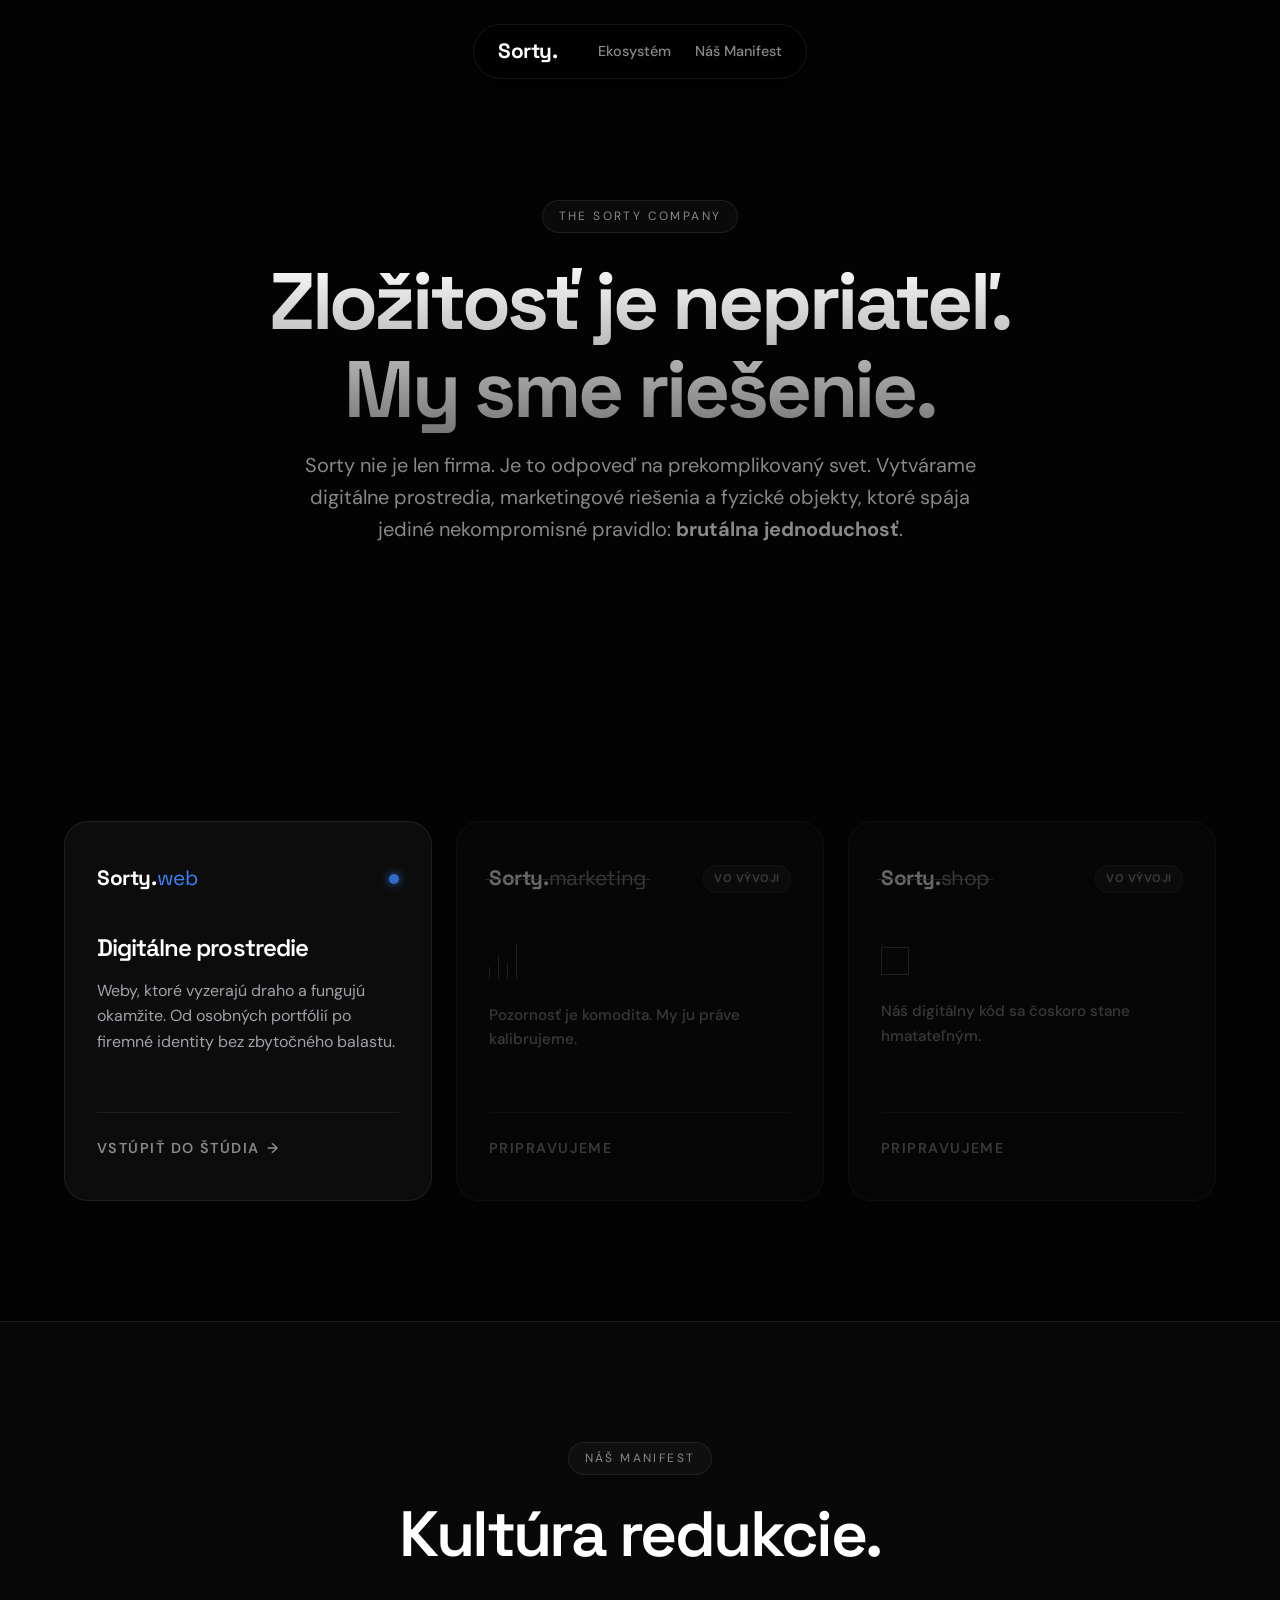
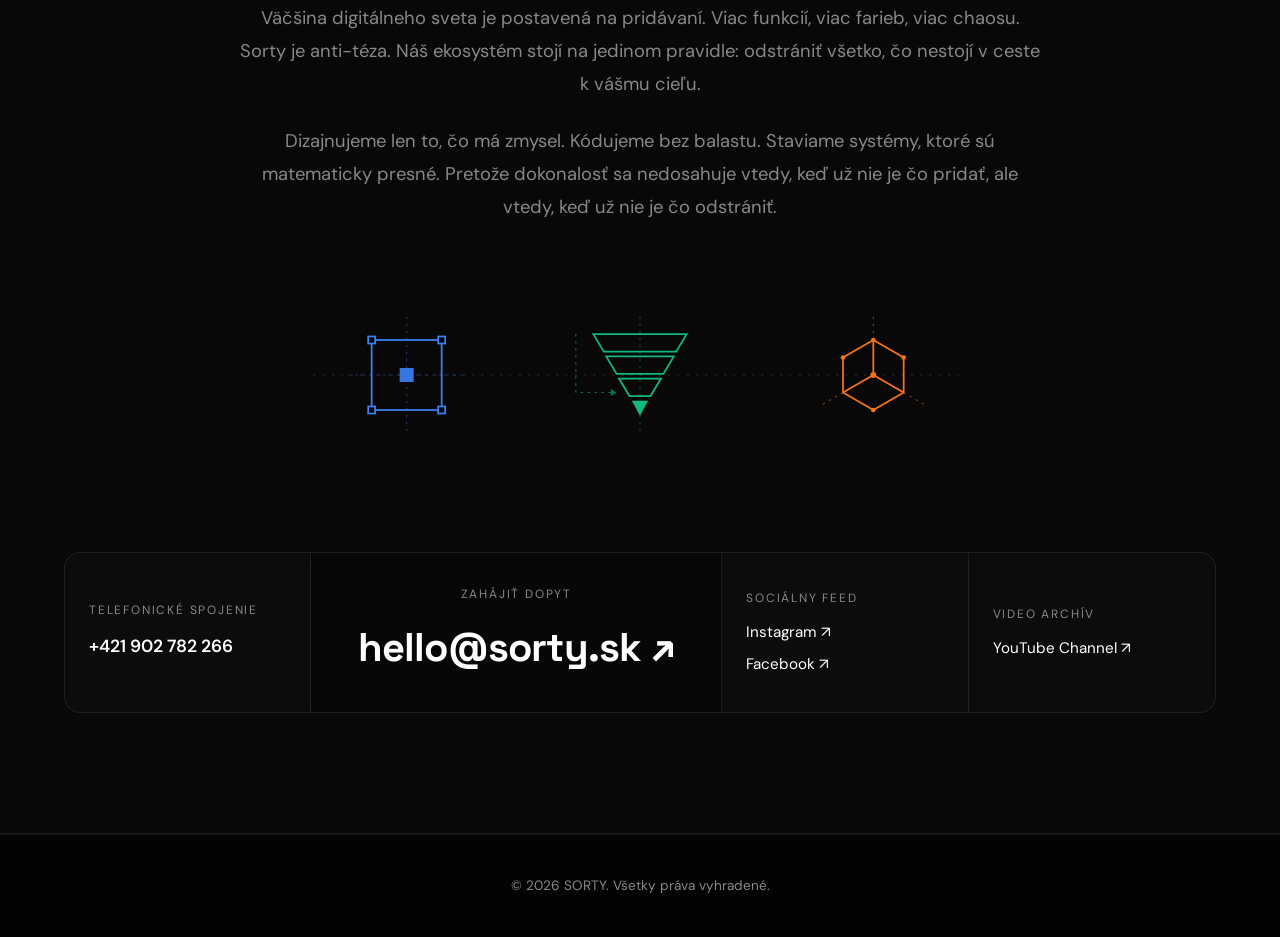
<file: index.html>
<!DOCTYPE html>
<html lang="sk">
<head>
    <meta charset="UTF-8">
    <meta name="viewport" content="width=device-width, initial-scale=1.0">
    <title>Sorty. | Ekosystém brutálnej jednoduchosti</title>
    <meta name="description" content="Zložitosť je nepriateľ. Sorty je ekosystém digitálnych služieb a fyzických produktov, ktoré spája jediné pravidlo: brutálna jednoduchosť.">
    <link rel="stylesheet" href="styles.css">

    <link rel="preconnect" href="https://fonts.googleapis.com">
    <link rel="preconnect" href="https://fonts.gstatic.com" crossorigin>
    <link href="https://fonts.googleapis.com/css2?family=DM+Sans:ital,opsz,wght@0,9..40,100..1000;1,9..40,100..1000&family=Space+Grotesk:wght@300..700&display=swap" rel="stylesheet">
</head>
<body>

<div class="header-wrapper">
    <header class="site-header">
        <div class="nav">
            <a href="#top" class="brand">
                <span class="logo-text">Sorty.</span>
            </a>

            <button class="mobile-menu-toggle" aria-label="Otvoriť menu">
                <svg width="24" height="24" viewBox="0 0 24 24" fill="none" stroke="currentColor" stroke-width="2" stroke-linecap="round" stroke-linejoin="round" class="menu-icon"><line x1="3" y1="12" x2="21" y2="12"></line><line x1="3" y1="6" x2="21" y2="6"></line><line x1="3" y1="18" x2="21" y2="18"></line></svg>
                <svg width="24" height="24" viewBox="0 0 24 24" fill="none" stroke="currentColor" stroke-width="2" stroke-linecap="round" stroke-linejoin="round" class="close-icon" style="display:none;"><line x1="18" y1="6" x2="6" y2="18"></line><line x1="6" y1="6" x2="18" y2="18"></line></svg>
            </button>

            <nav class="nav-links">
                <a href="#ecosystem">Ekosystém</a>
                <a href="#manifesto">Náš Manifest</a>
            </nav>
        </div>
    </header>
</div>

<main id="top">
    <section class="section hero">
        <div class="hero-glow"></div>

        <div class="container text-center reveal">
            <p class="eyebrow">The Sorty Company</p>
            <h1>Zložitosť je nepriateľ.<br>My sme riešenie.</h1>
            <p class="hero-subtitle mx-auto">
                Sorty nie je len firma. Je to odpoveď na prekomplikovaný svet. Vytvárame digitálne prostredia, marketingové riešenia a fyzické objekty, ktoré spája jediné nekompromisné pravidlo: <strong>brutálna jednoduchosť</strong>.
            </p>
        </div>
    </section>

    <section class="section" id="ecosystem">
        <div class="container">
            <div class="ecosystem-grid">

                <a href="web.html" class="portal-card brand-web reveal delay-1">
                    <div class="portal-glow"></div>
                    <div class="portal-content">
                        <div class="portal-header">
                            <span class="logo-text">Sorty.<span>web</span></span>
                            <span class="status-dot"></span>
                        </div>
                        <div class="portal-body">
                            <h3>Digitálne prostredie</h3>
                            <p>Weby, ktoré vyzerajú draho a fungujú okamžite. Od osobných portfólií po firemné identity bez zbytočného balastu.</p>
                        </div>
                        <div class="portal-footer">
                            <span class="btn-text">Vstúpiť do štúdia <span class="arrow">→</span></span>
                        </div>
                    </div>
                </a>

                <div class="portal-card brand-marketing locked reveal delay-2">
                    <div class="portal-glow"></div>
                    <div class="portal-content">
                        <div class="portal-header">
                            <span class="logo-text">Sorty.<span>marketing</span></span>
                            <div class="badge-soon">Vo vývoji</div>
                        </div>

                        <div class="portal-body wip-box">
                            <div class="wip-mini-graph">
                                <span></span><span></span><span></span><span></span>
                            </div>
                            <p>Pozornosť je komodita. My ju práve kalibrujeme.</p>
                        </div>

                        <div class="portal-footer">
                            <span class="btn-text">Pripravujeme <span class="arrow"></span></span>
                        </div>
                    </div>
                </div>

                <div class="portal-card brand-shop locked reveal delay-3">
                    <div class="portal-glow"></div>
                    <div class="portal-content">
                        <div class="portal-header">
                            <span class="logo-text">Sorty.<span>shop</span></span>
                            <div class="badge-soon">Vo vývoji</div>
                        </div>

                        <div class="portal-body wip-box">
                            <div class="wip-mini-cube"></div>
                            <p>Náš digitálny kód sa čoskoro stane hmatateľným.</p>
                        </div>

                        <div class="portal-footer">
                            <span class="btn-text">Pripravujeme <span class="arrow"></span></span>
                        </div>
                    </div>
                </div>


            </div>
        </div>
    </section>

    <section class="section section-alt" id="manifesto">
        <div class="container">

            <div class="manifesto-intro reveal text-center">
                <p class="eyebrow">Náš Manifest</p>
                <h2 class="core-heading">Kultúra redukcie.</h2>
                <div class="manifesto-body mx-auto">
                    <p>
                        Väčšina digitálneho sveta je postavená na pridávaní. Viac funkcií, viac farieb, viac chaosu. Sorty je anti-téza. Náš ekosystém stojí na jedinom pravidle: odstrániť všetko, čo nestojí v ceste k vášmu cieľu.
                    </p>
                    <p>
                        Dizajnujeme len to, čo má zmysel. Kódujeme bez balastu. Staviame systémy, ktoré sú matematicky presné. Pretože dokonalosť sa nedosahuje vtedy, keď už nie je čo pridať, ale vtedy, keď už nie je čo odstrániť.
                    </p>
                </div>
            </div>

            <div class="core-graphics reveal delay-1">
                <svg viewBox="0 0 600 120" fill="none" xmlns="http://www.w3.org/2000/svg" class="trinity-svg">

                    <path d="M20 60 H580" stroke="currentColor" stroke-width="1" stroke-dasharray="2 6" opacity="0.3"/>

                    <g class="trin-node" style="color: var(--color-web)">
                        <path d="M50 60 H150 M100 10 V110" stroke="currentColor" stroke-width="1" stroke-dasharray="2 4" opacity="0.4"/>
                        <rect x="70" y="30" width="60" height="60" stroke="currentColor" stroke-width="1.5"/>
                        <rect x="67" y="27" width="6" height="6" fill="#030303" stroke="currentColor" stroke-width="1.5"/>
                        <rect x="127" y="27" width="6" height="6" fill="#030303" stroke="currentColor" stroke-width="1.5"/>
                        <rect x="67" y="87" width="6" height="6" fill="#030303" stroke="currentColor" stroke-width="1.5"/>
                        <rect x="127" y="87" width="6" height="6" fill="#030303" stroke="currentColor" stroke-width="1.5"/>
                        <rect x="94" y="54" width="12" height="12" fill="currentColor" opacity="0.9"/>
                    </g>

                    <g class="trin-node" style="color: var(--color-marketing)">
                        <path d="M300 10 V110" stroke="currentColor" stroke-width="1" stroke-dasharray="2 4" opacity="0.4"/>
                        <polygon points="260,25 340,25 331,40 269,40" stroke="currentColor" stroke-width="1.5" fill="none"/>
                        <polygon points="271,44 329,44 320,59 280,59" stroke="currentColor" stroke-width="1.5" fill="none"/>
                        <polygon points="282,63 318,63 309,78 291,78" stroke="currentColor" stroke-width="1.5" fill="none"/>
                        <polygon points="293,82 307,82 300,95" fill="currentColor"/>
                        <path d="M245 25 V75 L275 75" stroke="currentColor" stroke-width="1" stroke-dasharray="2 4" opacity="0.6"/>
                        <polygon points="275,72 280,75 275,78" fill="currentColor" opacity="0.6"/>
                    </g>

                    <g class="trin-node" style="color: var(--color-shop)">
                        <path d="M500 60 L545 86 M500 60 L455 86 M500 60 L500 10" stroke="currentColor" stroke-width="1" stroke-dasharray="2 4" opacity="0.5"/>
                        <polygon points="500,30 526,45 526,75 500,90 474,75 474,45" stroke="currentColor" stroke-width="1.5" fill="none"/>
                        <path d="M500 60 L500 30 M500 60 L526 75 M500 60 L474 75" stroke="currentColor" stroke-width="1.5"/>
                        <circle cx="500" cy="30" r="2" fill="currentColor"/>
                        <circle cx="526" cy="45" r="2" fill="currentColor"/>
                        <circle cx="474" cy="45" r="2" fill="currentColor"/>
                        <circle cx="500" cy="90" r="2" fill="currentColor"/>
                        <circle cx="500" cy="60" r="2.5" fill="currentColor"/>
                    </g>

                </svg>
            </div>

            <div class="contact-structure reveal delay-2">

                <div class="cs-block">
                    <span class="cs-label">Telefonické spojenie</span>
                    <a href="tel:+421900000000" class="cs-value-link">+421 902 782 266</a>
                </div>

                <div class="cs-block cs-main">
                    <span class="cs-label">Zahájiť dopyt</span>
                    <a href="mailto:hello@sorty.sk" class="cs-email">hello@sorty.sk <span class="arrow">↗</span></a>
                </div>

                <div class="cs-block">
                    <span class="cs-label">Sociálny feed</span>
                    <div class="cs-socials-grid">
                        <a href="#" class="cs-social-item">Instagram ↗</a>
                        <a href="#" class="cs-social-item">Facebook ↗</a>
                    </div>
                </div>

                <div class="cs-block">
                    <span class="cs-label">Video archív</span>
                    <a href="#" class="cs-social-item yt-link">YouTube Channel ↗</a>
                </div>

            </div>

        </div>
    </section>

</main>

<footer class="site-footer">
    <div class="container footer-inner text-center">
        <span>© <span id="year"></span> SORTY. Všetky práva vyhradené.</span>
    </div>
</footer>

<script>
    document.getElementById('year').textContent = new Date().getFullYear();
    const observerOptions = { root: null, rootMargin: '0px', threshold: 0.15 };
    const observer = new IntersectionObserver((entries, observer) => {
        entries.forEach(entry => {
            if (entry.isIntersecting) {
                entry.target.classList.add('active');
                observer.unobserve(entry.target);
            }
        });
    }, observerOptions);
    document.querySelectorAll('.reveal').forEach((el) => observer.observe(el));
</script>
<script>
    // Mobilná navigácia - Bezpečná verzia
    const menuToggle = document.querySelector('.mobile-menu-toggle');
    const siteHeader = document.querySelector('.site-header');
    const menuIcon = document.querySelector('.menu-icon');
    const closeIcon = document.querySelector('.close-icon');

    if(menuToggle && siteHeader) {
        menuToggle.addEventListener('click', () => {
            siteHeader.classList.toggle('menu-active');

            const isActive = siteHeader.classList.contains('menu-active');
            menuIcon.style.display = isActive ? 'none' : 'block';
            closeIcon.style.display = isActive ? 'block' : 'none';
        });

        // Zavretie menu po kliku na akýkoľvek link alebo košík
        document.querySelectorAll('.nav-links a, .nav-links button').forEach(item => {
            item.addEventListener('click', () => {
                siteHeader.classList.remove('menu-active');
                menuIcon.style.display = 'block';
                closeIcon.style.display = 'none';
            });
        });
    }
</script>
</body>
</html>
</file>
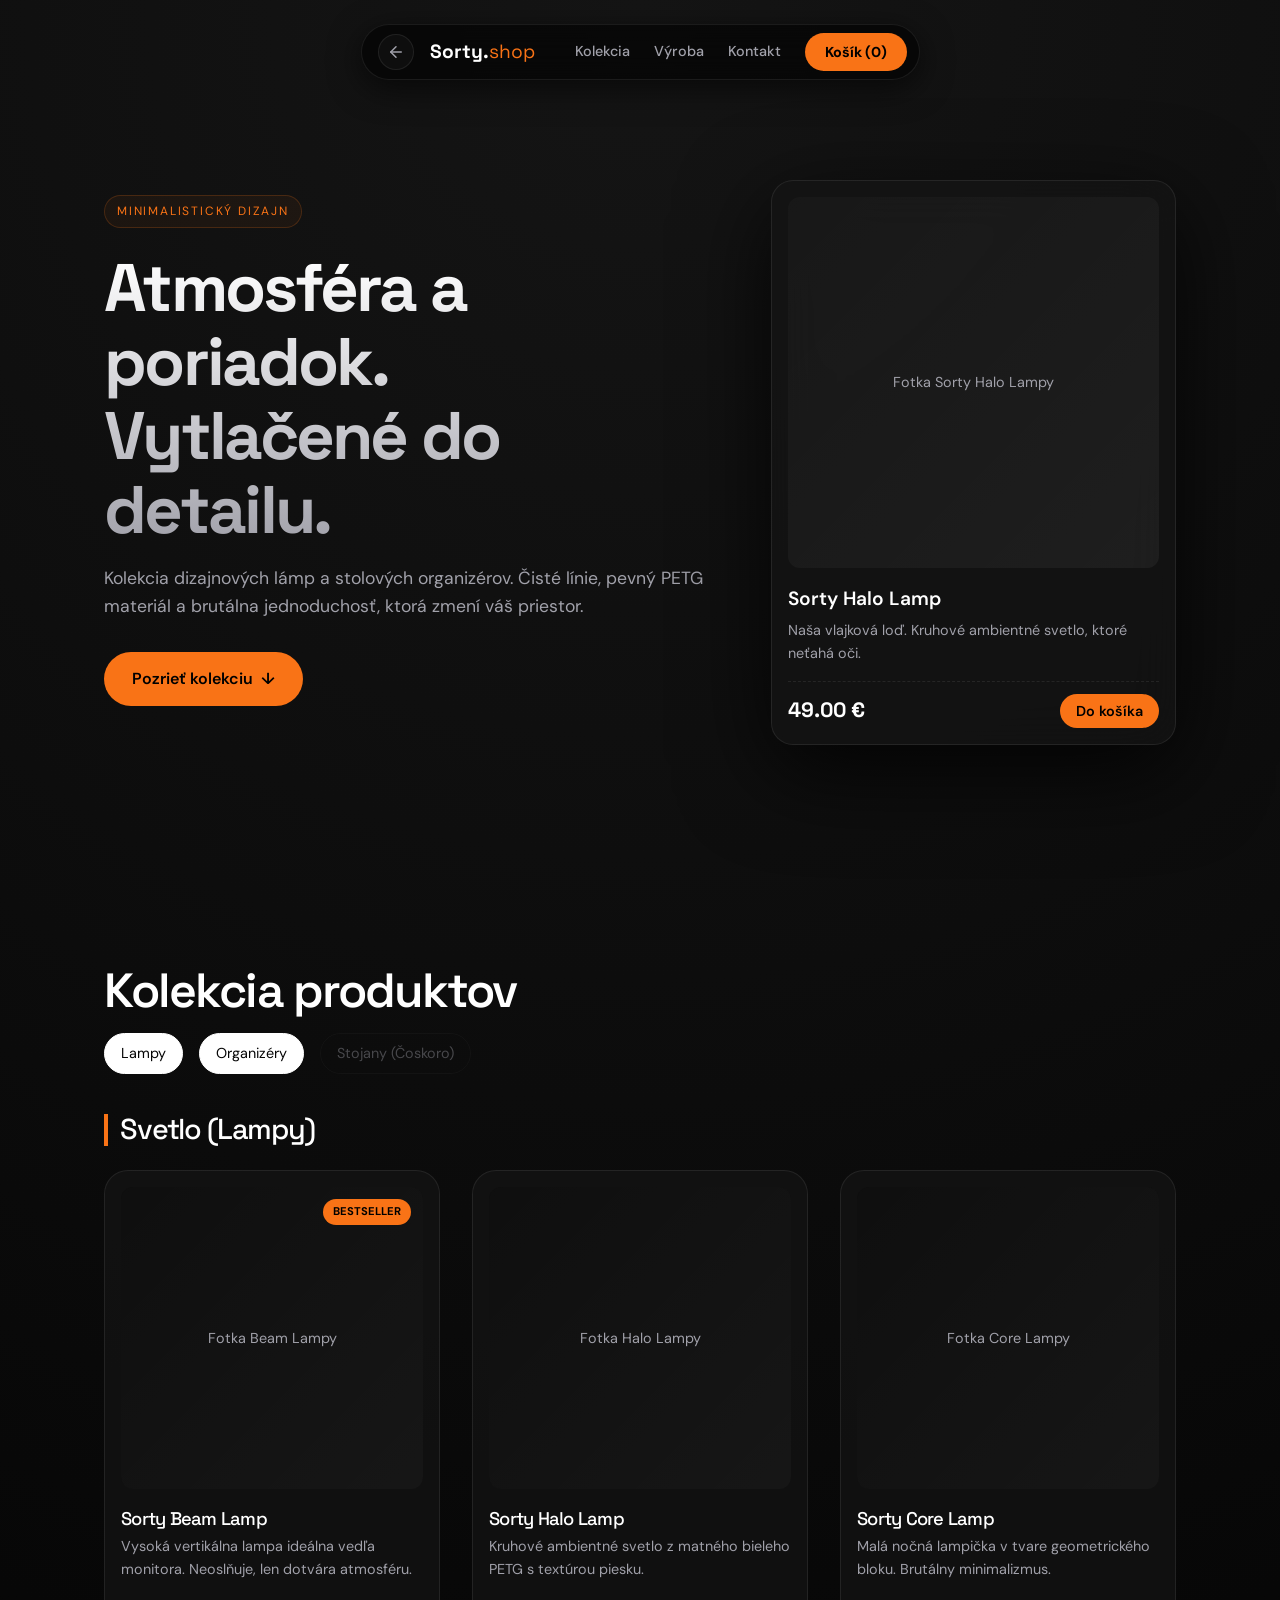
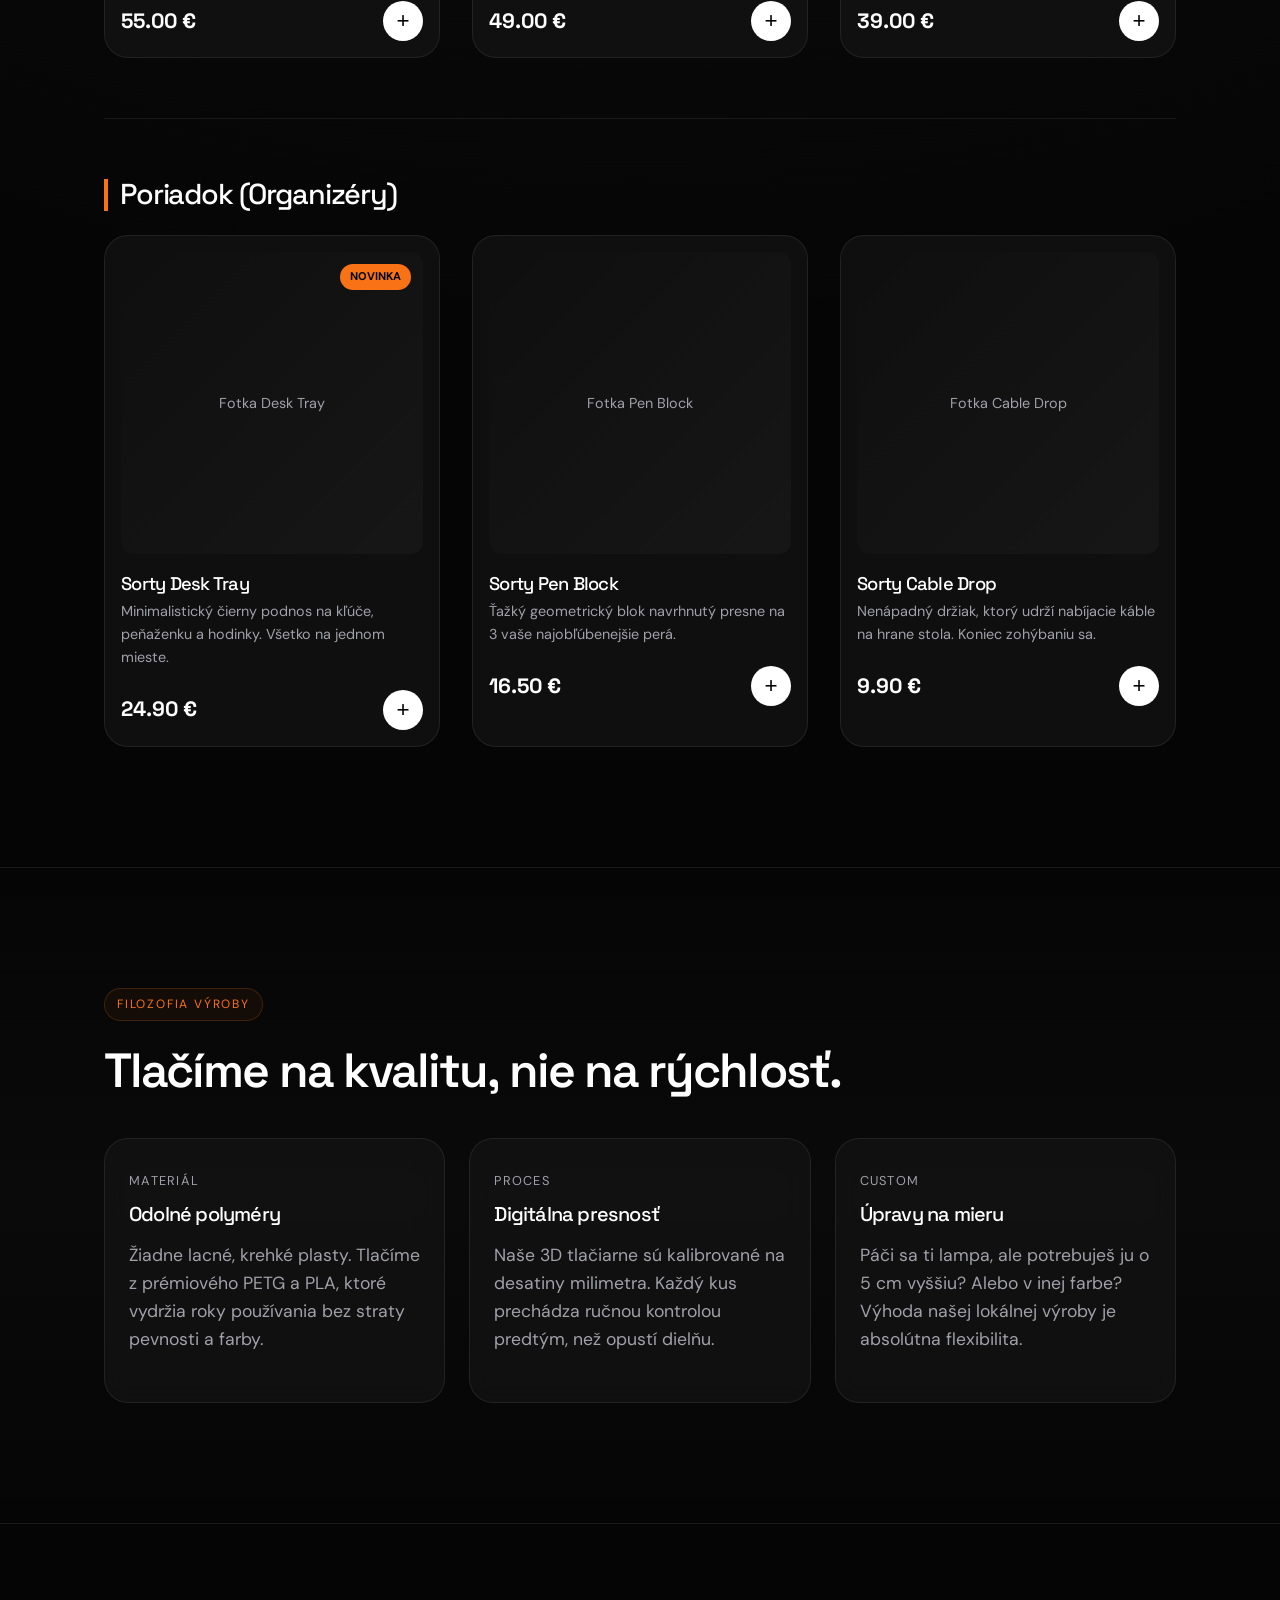
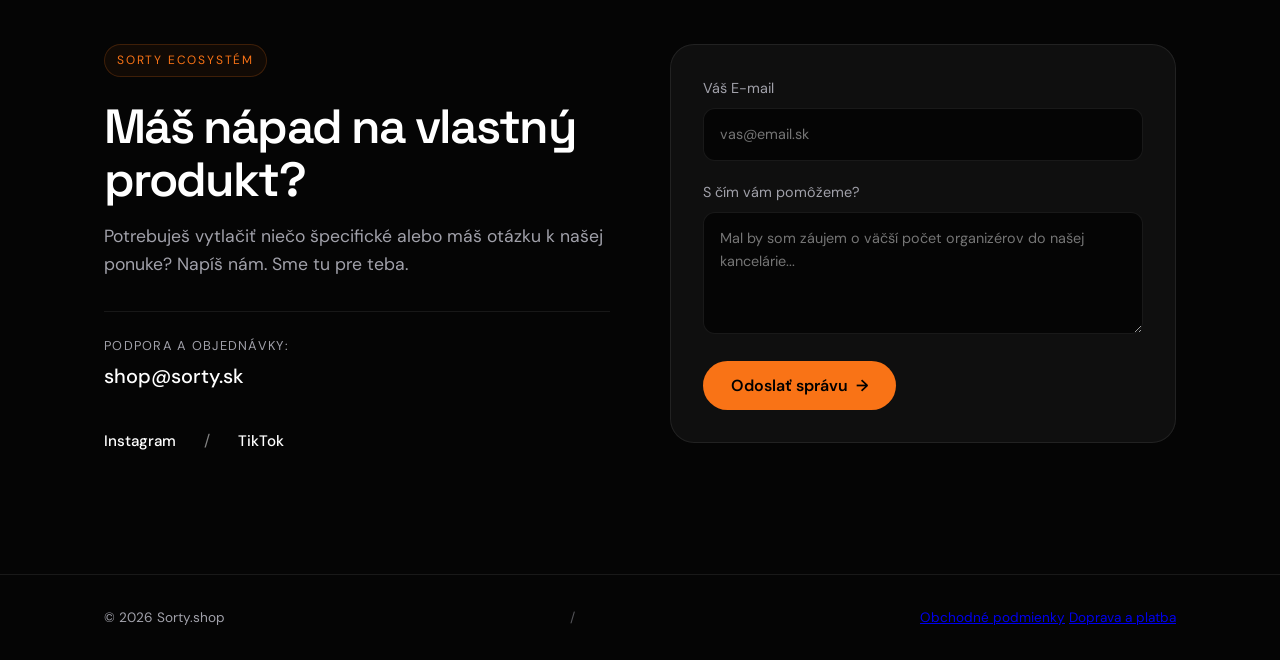
<file: shop.html>
<!DOCTYPE html>
<html lang="sk">
<head>
  <meta charset="UTF-8">
  <meta name="viewport" content="width=device-width, initial-scale=1.0">
  <title>Sorty.shop – Dizajnové 3D Lampy a Doplnky</title>
  <meta name="description" content="Prémiové 3D tlačené lampy a organizéry. Dizajn, ktorý dáva zmysel.">
  <link rel="stylesheet" href="shop.css">

  <link rel="preconnect" href="https://fonts.googleapis.com">
  <link rel="preconnect" href="https://fonts.gstatic.com" crossorigin>
  <link href="https://fonts.googleapis.com/css2?family=DM+Sans:ital,opsz,wght@0,9..40,100..1000;1,9..40,100..1000&family=Space+Grotesk:wght@300..700&display=swap" rel="stylesheet">

  <link rel="stylesheet" href="https://cdn.snipcart.com/themes/v3.2.2/default/snipcart.css" />
</head>
<body>

<div class="header-wrapper">
  <header class="site-header">
    <div class="nav">
      <div class="brand-group">
        <a href="index.html" class="hub-back-btn" title="Späť na Sorty Hub">
          <svg width="18" height="18" viewBox="0 0 24 24" fill="none" stroke="currentColor" stroke-width="2" stroke-linecap="round" stroke-linejoin="round"><path d="M19 12H5"></path><path d="M12 19l-7-7 7-7"></path></svg>
        </a>

        <a href="#top" class="brand">
          <span class="logo-text">Sorty.<span>shop</span></span>
        </a>
      </div>

      <button class="mobile-menu-toggle" aria-label="Otvoriť menu">
        <svg width="24" height="24" viewBox="0 0 24 24" fill="none" stroke="currentColor" stroke-width="2" stroke-linecap="round" stroke-linejoin="round" class="menu-icon"><line x1="3" y1="12" x2="21" y2="12"></line><line x1="3" y1="6" x2="21" y2="6"></line><line x1="3" y1="18" x2="21" y2="18"></line></svg>
        <svg width="24" height="24" viewBox="0 0 24 24" fill="none" stroke="currentColor" stroke-width="2" stroke-linecap="round" stroke-linejoin="round" class="close-icon" style="display:none;"><line x1="18" y1="6" x2="6" y2="18"></line><line x1="6" y1="6" x2="18" y2="18"></line></svg>
      </button>

      <nav class="nav-links">
        <a href="#products">Kolekcia</a>
        <a href="#quality">Výroba</a>
        <a href="#contact">Kontakt</a>
        <button class="nav-cta cart-btn snipcart-checkout">
          Košík (<span class="snipcart-items-count">0</span>)
        </button>
      </nav>
    </div>
  </header>
</div>

<main id="top">
  <section class="section hero" id="idea">
    <div class="hero-glow"></div>
    <div class="container hero-grid">
      <div class="hero-text reveal">
        <p class="eyebrow">Minimalistický dizajn</p>
        <h1>Atmosféra a poriadok.<br>Vytlačené do detailu.</h1>
        <p class="hero-subtitle">
          Kolekcia dizajnových lámp a stolových organizérov. Čisté línie, pevný PETG materiál a brutálna jednoduchosť, ktorá zmení váš priestor.
        </p>
        <div class="hero-actions">
          <a href="#products" class="btn primary glow-effect">
            Pozrieť kolekciu
            <span class="btn-icon">↓</span>
          </a>
        </div>
      </div>

      <aside class="hero-panel reveal delay-2">
        <div class="hero-product-img">
          <div class="work-placeholder">Fotka Sorty Halo Lampy</div>
        </div>
        <div class="hero-panel-body">
          <p class="hero-panel-title">Sorty Halo Lamp</p>
          <p class="hero-panel-text">Naša vlajková loď. Kruhové ambientné svetlo, ktoré neťahá oči.</p>
          <div class="price-row">
            <span class="price">49.00 €</span>
            <button class="btn primary small glow-effect snipcart-add-item"
                    data-item-id="sorty-halo-lamp"
                    data-item-price="49.00"
                    data-item-url="/"
                    data-item-name="Sorty Halo Lamp">
              Do košíka
            </button>
          </div>
        </div>
      </aside>
    </div>
  </section>

  <section class="section" id="products">
    <div class="container">
      <div class="section-header reveal">
        <h2>Kolekcia produktov</h2>
        <div class="category-nav">
          <a href="#lampy" class="cat-link active">Lampy</a>
          <a href="#organizery" class="cat-link active">Organizéry</a>
          <a href="#" class="cat-link disabled">Stojany (Čoskoro)</a>
        </div>
      </div>

      <h3 class="category-title reveal" id="lampy">Svetlo (Lampy)</h3>
      <div class="products-grid">
        <article class="product-card reveal delay-1">
          <div class="product-img-wrapper">
            <div class="work-placeholder">Fotka Beam Lampy</div>
            <div class="product-badge">Bestseller</div>
          </div>
          <div class="product-info">
            <h3>Sorty Beam Lamp</h3>
            <p class="product-desc">Vysoká vertikálna lampa ideálna vedľa monitora. Neoslňuje, len dotvára atmosféru.</p>
            <div class="product-bottom">
              <span class="price">55.00 €</span>
              <button class="add-to-cart-icon snipcart-add-item" data-item-id="sorty-beam-lamp" data-item-price="55.00" data-item-url="/" data-item-name="Sorty Beam Lamp">+</button>
            </div>
          </div>
        </article>

        <article class="product-card reveal delay-2">
          <div class="product-img-wrapper">
            <div class="work-placeholder">Fotka Halo Lampy</div>
          </div>
          <div class="product-info">
            <h3>Sorty Halo Lamp</h3>
            <p class="product-desc">Kruhové ambientné svetlo z matného bieleho PETG s textúrou piesku.</p>
            <div class="product-bottom">
              <span class="price">49.00 €</span>
              <button class="add-to-cart-icon snipcart-add-item" data-item-id="sorty-halo-lamp" data-item-price="49.00" data-item-url="/" data-item-name="Sorty Halo Lamp">+</button>
            </div>
          </div>
        </article>

        <article class="product-card reveal delay-3">
          <div class="product-img-wrapper">
            <div class="work-placeholder">Fotka Core Lampy</div>
          </div>
          <div class="product-info">
            <h3>Sorty Core Lamp</h3>
            <p class="product-desc">Malá nočná lampička v tvare geometrického bloku. Brutálny minimalizmus.</p>
            <div class="product-bottom">
              <span class="price">39.00 €</span>
              <button class="add-to-cart-icon snipcart-add-item" data-item-id="sorty-core-lamp" data-item-price="39.00" data-item-url="/" data-item-name="Sorty Core Lamp">+</button>
            </div>
          </div>
        </article>
      </div>

      <hr class="category-divider">

      <h3 class="category-title reveal" id="organizery">Poriadok (Organizéry)</h3>
      <div class="products-grid">
        <article class="product-card reveal delay-1">
          <div class="product-img-wrapper">
            <div class="work-placeholder">Fotka Desk Tray</div>
            <div class="product-badge">Novinka</div>
          </div>
          <div class="product-info">
            <h3>Sorty Desk Tray</h3>
            <p class="product-desc">Minimalistický čierny podnos na kľúče, peňaženku a hodinky. Všetko na jednom mieste.</p>
            <div class="product-bottom">
              <span class="price">24.90 €</span>
              <button class="add-to-cart-icon snipcart-add-item" data-item-id="sorty-desk-tray" data-item-price="24.90" data-item-url="/" data-item-name="Sorty Desk Tray">+</button>
            </div>
          </div>
        </article>

        <article class="product-card reveal delay-2">
          <div class="product-img-wrapper">
            <div class="work-placeholder">Fotka Pen Block</div>
          </div>
          <div class="product-info">
            <h3>Sorty Pen Block</h3>
            <p class="product-desc">Ťažký geometrický blok navrhnutý presne na 3 vaše najobľúbenejšie perá.</p>
            <div class="product-bottom">
              <span class="price">16.50 €</span>
              <button class="add-to-cart-icon snipcart-add-item" data-item-id="sorty-pen-block" data-item-price="16.50" data-item-url="/" data-item-name="Sorty Pen Block">+</button>
            </div>
          </div>
        </article>

        <article class="product-card reveal delay-3">
          <div class="product-img-wrapper">
            <div class="work-placeholder">Fotka Cable Drop</div>
          </div>
          <div class="product-info">
            <h3>Sorty Cable Drop</h3>
            <p class="product-desc">Nenápadný držiak, ktorý udrží nabíjacie káble na hrane stola. Koniec zohýbaniu sa.</p>
            <div class="product-bottom">
              <span class="price">9.90 €</span>
              <button class="add-to-cart-icon snipcart-add-item" data-item-id="sorty-cable-drop" data-item-price="9.90" data-item-url="/" data-item-name="Sorty Cable Drop">+</button>
            </div>
          </div>
        </article>
      </div>
    </div>
  </section>

  <section class="section section-alt" id="quality">
    <div class="container">
      <div class="section-header reveal">
        <p class="eyebrow">Filozofia výroby</p>
        <h2>Tlačíme na kvalitu, nie na rýchlosť.</h2>
      </div>

      <div class="grid-3">
        <div class="card reveal delay-1">
          <p class="card-tag">Materiál</p>
          <h3>Odolné polyméry</h3>
          <p>Žiadne lacné, krehké plasty. Tlačíme z prémiového PETG a PLA, ktoré vydržia roky používania bez straty pevnosti a farby.</p>
        </div>
        <div class="card reveal delay-2">
          <p class="card-tag">Proces</p>
          <h3>Digitálna presnosť</h3>
          <p>Naše 3D tlačiarne sú kalibrované na desatiny milimetra. Každý kus prechádza ručnou kontrolou predtým, než opustí dielňu.</p>
        </div>
        <div class="card reveal delay-3">
          <p class="card-tag">Custom</p>
          <h3>Úpravy na mieru</h3>
          <p>Páči sa ti lampa, ale potrebuješ ju o 5 cm vyššiu? Alebo v inej farbe? Výhoda našej lokálnej výroby je absolútna flexibilita.</p>
        </div>
      </div>
    </div>
  </section>

  <section class="section" id="contact">
    <div class="container contact-grid">
      <div class="reveal">
        <div class="section-header small-header">
          <p class="eyebrow">Sorty Ecosystém</p>
          <h2>Máš nápad na vlastný produkt?</h2>
        </div>
        <p class="mb-8">
          Potrebuješ vytlačiť niečo špecifické alebo máš otázku k našej ponuke? Napíš nám. Sme tu pre teba.
        </p>

        <div class="direct-contact">
          <div class="contact-item">
            <span class="contact-label">Podpora a objednávky:</span>
            <a href="mailto:shop@sorty.sk" class="contact-link">shop@sorty.sk</a>
          </div>
          <div class="contact-socials">
            <a href="#" class="social-link">Instagram</a>
            <span class="footer-sep">/</span>
            <a href="#" class="social-link">TikTok</a>
          </div>
        </div>
      </div>

      <form class="contact-form reveal delay-2">
        <label>
          Váš E-mail
          <input type="email" name="email" placeholder="vas@email.sk" required>
        </label>
        <label>
          S čím vám pomôžeme?
          <textarea name="message" rows="4" placeholder="Mal by som záujem o väčší počet organizérov do našej kancelárie..."></textarea>
        </label>
        <button type="submit" class="btn primary full-width glow-effect">
          Odoslať správu
          <span class="btn-icon">→</span>
        </button>
      </form>
    </div>
  </section>
</main>

<footer class="site-footer">
  <div class="container footer-inner">
    <span>© <span id="year"></span> Sorty.shop</span>
    <span class="footer-sep">/</span>
    <span class="footer-links">
            <a href="#">Obchodné podmienky</a>
            <a href="#">Doprava a platba</a>
        </span>
  </div>
</footer>

<div hidden id="snipcart" data-api-key="ODk3MWNhNGUtMTRlMy00NjNkLThmZDYtNTRmNWU3Y2FkOTUyNjM4NjA5MzgyNzc5OTc3MjU0"></div>
<script async src="https://cdn.snipcart.com/themes/v3.2.2/default/snipcart.js"></script>

<script>
  document.getElementById('year').textContent = new Date().getFullYear();
  const observerOptions = { root: null, rootMargin: '0px', threshold: 0.15 };
  const observer = new IntersectionObserver((entries, observer) => {
    entries.forEach(entry => {
      if (entry.isIntersecting) {
        entry.target.classList.add('active');
        observer.unobserve(entry.target);
      }
    });
  }, observerOptions);
  document.querySelectorAll('.reveal').forEach((el) => observer.observe(el));
</script>
<script>
  document.addEventListener('DOMContentLoaded', function() {
    // 1. Nastavenie aktuálneho roku v pätičke (bezpečné overenie)
    const yearEl = document.getElementById('year');
    if (yearEl) {
      yearEl.textContent = new Date().getFullYear();
    }

    // 2. Animácie pri scrollovaní (Reveal)
    const observerOptions = { root: null, rootMargin: '0px', threshold: 0.15 };
    const observer = new IntersectionObserver((entries, observer) => {
      entries.forEach(entry => {
        if (entry.isIntersecting) {
          entry.target.classList.add('active');
          observer.unobserve(entry.target);
        }
      });
    }, observerOptions);

    document.querySelectorAll('.reveal').forEach((el) => observer.observe(el));

    // 3. Bezpečné mobilné menu (Pilulka)
    const menuToggle = document.querySelector('.mobile-menu-toggle');
    const siteHeader = document.querySelector('.site-header');
    const menuIcon = document.querySelector('.menu-icon');
    const closeIcon = document.querySelector('.close-icon');

    if (menuToggle && siteHeader) {
      menuToggle.addEventListener('click', function(e) {
        e.preventDefault(); // Zabráni prebliknutiu stránky

        // Pridá alebo odoberie aktívnu triedu hlavičke
        siteHeader.classList.toggle('menu-active');

        const isActive = siteHeader.classList.contains('menu-active');

        // Prepínanie ikonky (Hamburger / Krížik)
        if (menuIcon && closeIcon) {
          menuIcon.style.display = isActive ? 'none' : 'block';
          closeIcon.style.display = isActive ? 'block' : 'none';
        }
      });

      // Automatické zavretie menu po kliku na akýkoľvek odkaz alebo košík
      const navLinksItems = document.querySelectorAll('.nav-links a, .nav-links button');
      navLinksItems.forEach(item => {
        item.addEventListener('click', () => {
          siteHeader.classList.remove('menu-active');
          if (menuIcon && closeIcon) {
            menuIcon.style.display = 'block';
            closeIcon.style.display = 'none';
          }
        });
      });
    }
  });
</script>
</body>
</html>
</file>
<file: styles.css>
/* ZÁKLAD TÉMY – SORTY HUB (Master Brand) */

:root {
    --bg: #030303;
    --bg-alt: #080808;
    --surface: rgba(15, 15, 15, 0.8);

    --border-subtle: rgba(255, 255, 255, 0.08);
    --border-hover: rgba(255, 255, 255, 0.2);

    --text: #ffffff;
    --text-muted: #888888;

    /* Prémiové farby pre ekosystém */
    --color-web: #3b82f6;
    --color-shop: #f97316;
    --color-marketing: #10b981;

    --radius-lg: 24px;
    --radius-md: 16px;
    --radius-pill: 99px;

    --transition-fast: 0.2s ease-out;
    --transition-med: 0.4s ease-out;
}

*, *::before, *::after { box-sizing: border-box; }
html { scroll-behavior: smooth; background-color: var(--bg); }
body {
    margin: 0; font-family: "DM Sans", system-ui, sans-serif;
    color: var(--text); line-height: 1.6; -webkit-font-smoothing: antialiased;
    background: var(--bg); min-height: 100vh;
}

/* SCROLL REVEAL */
.reveal { opacity: 0; transform: translateY(30px); transition: opacity 0.8s ease-out, transform 0.8s ease-out; }
.reveal.active { opacity: 1; transform: translateY(0); }
.delay-1 { transition-delay: 0.1s; } .delay-2 { transition-delay: 0.2s; } .delay-3 { transition-delay: 0.3s; }

/* LAYOUT & TYPO */
.container { width: 100%; max-width: 1200px; margin: 0 auto; padding: 0 24px; }
.section { padding: 120px 0; position: relative; }
.section-alt { background: var(--bg-alt); border-top: 1px solid var(--border-subtle); border-bottom: 1px solid var(--border-subtle); }
.text-center { text-align: center; }
.mx-auto { margin-left: auto; margin-right: auto; }

h1, h2, h3 { margin: 0 0 16px; line-height: 1.1; letter-spacing: -0.04em; font-family: "Space Grotesk", sans-serif; }
h1 { font-size: clamp(3rem, 7vw, 5rem); font-weight: 700; background: linear-gradient(180deg, #FFFFFF 0%, #777 100%); -webkit-background-clip: text; -webkit-text-fill-color: transparent; }
h2 { font-size: clamp(2rem, 4vw, 3rem); font-weight: 600; }
h3 { font-size: 1.5rem; font-weight: 600; color: var(--text); }
p { margin: 0 0 16px; color: var(--text-muted); font-size: 1.1rem; }

.eyebrow { display: inline-block; font-size: 0.75rem; text-transform: uppercase; letter-spacing: 0.2em; color: var(--text-muted); margin-bottom: 24px; padding: 6px 16px; border: 1px solid var(--border-subtle); border-radius: var(--radius-pill); background: rgba(255, 255, 255, 0.03); }

/* HLAVIČKA HUB-U */
.header-wrapper { position: fixed; top: 24px; left: 0; right: 0; z-index: 50; display: flex; justify-content: center; padding: 0 24px; pointer-events: none; }
.site-header {
    pointer-events: auto; background: rgba(0, 0, 0, 0.6); backdrop-filter: blur(16px); -webkit-backdrop-filter: blur(16px);
    border: 1px solid var(--border-subtle); border-radius: var(--radius-pill); padding: 10px 24px;
    box-shadow: 0 8px 32px rgba(0, 0, 0, 0.8); transition: all 0.4s cubic-bezier(0.4, 0, 0.2, 1);
}
.nav { display: flex; align-items: center; gap: 40px; }
.brand { text-decoration: none; color: var(--text); }

/* ZÁKLAD LOGA */
.logo-text { font-family: "Space Grotesk", sans-serif; font-weight: 700; font-size: 1.3rem; letter-spacing: -0.02em; color: var(--text); }
.logo-text span { font-weight: 400; transition: color var(--transition-med); }

.nav-links { display: flex; align-items: center; gap: 24px; }
.nav-links a { color: var(--text-muted); text-decoration: none; font-size: 0.9rem; font-weight: 500; transition: color var(--transition-fast); }
.nav-links a:hover { color: var(--text); }

/* MOBILNÉ MENU TLAČIDLO */
.mobile-menu-toggle { display: none; background: transparent; border: none; color: var(--text); cursor: pointer; padding: 4px; z-index: 100; }

/* HERO HUB */
.hero { padding-top: 200px; padding-bottom: 80px; }
.hero-glow { position: absolute; top: 10%; left: 50%; transform: translateX(-50%); width: 70vw; height: 60vh; background: radial-gradient(circle, rgba(255, 255, 255, 0.03) 0%, transparent 60%); z-index: -1; pointer-events: none; }
.hero-subtitle { max-width: 700px; font-size: 1.25rem; }

/* EKOSYSTÉM KARTY (Portály) */
.ecosystem-grid { display: grid; gap: 24px; margin-top: 60px; }
.portal-card {
    position: relative; display: flex; flex-direction: column; text-decoration: none;
    background: var(--surface); border: 1px solid var(--border-subtle); border-radius: var(--radius-lg);
    padding: 40px 32px; overflow: hidden; transition: transform var(--transition-med), border-color var(--transition-med); min-height: 380px;
}
.portal-content { position: relative; z-index: 2; height: 100%; display: flex; flex-direction: column; }
.portal-glow { position: absolute; inset: 0; opacity: 0; transition: opacity var(--transition-med); z-index: 1; pointer-events: none; }
.portal-header { display: flex; justify-content: space-between; align-items: center; margin-bottom: 40px; }
.status-dot { width: 10px; height: 10px; border-radius: 50%; box-shadow: 0 0 10px currentColor; opacity: 0.8; }
.portal-body { flex-grow: 1; }
.portal-body p { font-size: 1rem; color: #a1a1aa; transition: color var(--transition-fast); }
.portal-footer { margin-top: 32px; padding-top: 24px; border-top: 1px solid var(--border-subtle); transition: border-color var(--transition-med); }
.btn-text { font-size: 0.9rem; font-weight: 600; text-transform: uppercase; letter-spacing: 0.1em; color: var(--text-muted); display: flex; align-items: center; gap: 8px; transition: color var(--transition-fast); }
.arrow { transition: transform var(--transition-fast); }

/* ŠPECIFICKÉ FARBY ZNAČIEK A EFEKTY */

/* Sorty.web - Aktívna karta (Modrá) */
.brand-web .logo-text span { color: var(--color-web); }
.brand-web .status-dot { background-color: var(--color-web); color: var(--color-web); }
.brand-web .portal-glow { background: radial-gradient(circle at 50% 120%, rgba(59, 130, 246, 0.15) 0%, transparent 70%); }
.brand-web:hover { transform: translateY(-8px); border-color: rgba(59, 130, 246, 0.4); box-shadow: 0 20px 60px rgba(59, 130, 246, 0.1); }
.brand-web:hover .portal-glow { opacity: 1; }
.brand-web:hover .portal-body p { color: #e0f2fe; }
.brand-web:hover .portal-footer { border-color: rgba(59, 130, 246, 0.2); }
.brand-web:hover .btn-text { color: var(--color-web); }
.brand-web:hover .arrow { transform: translateX(6px); }

/* --- UZAMKNUTÉ KARTY (Vo vývoji) --- */
.portal-card.locked {
    cursor: default;
    opacity: 0.4; /* Výrazne znížená priehľadnosť pre "zamknutý" efekt */
    transition: all var(--transition-med);
}

.portal-card.locked:hover {
    opacity: 0.8; /* Jemné prebudenie pri prejdení myšou */
}

/* Tenučká elegantná cross čiara cez názov */
.portal-card.locked .logo-text {
    position: relative;
    display: inline-block;
}

.portal-card.locked .logo-text::after {
    content: '';
    position: absolute;
    left: -4px;
    right: -4px;
    top: 52%; /* Umiestnenie presne na stred textu */
    height: 1px; /* Absolútne najtenšia možná čiara */
    background-color: var(--text-muted);
    opacity: 0.6;
    transition: background-color var(--transition-med), opacity var(--transition-med);
}

.portal-card.locked .logo-text span { color: var(--text-muted); transition: color var(--transition-med); }
.portal-card.locked .btn-text { color: var(--text-muted); transition: color var(--transition-med); }

/* Vzhľad štítku "VO VÝVOJI" */
.badge-soon {
    font-size: 0.7rem; font-weight: 700; text-transform: uppercase; letter-spacing: 0.05em;
    background: rgba(255, 255, 255, 0.05); color: var(--text-muted);
    padding: 4px 10px; border-radius: var(--radius-pill); border: 1px solid var(--border-subtle);
    transition: all var(--transition-med);
}

/* Hover efekty pre uzamknutý SHOP (Oranžová) */
.brand-shop .portal-glow { background: radial-gradient(circle at 50% 120%, rgba(249, 115, 22, 0.12) 0%, transparent 70%); }
.portal-card.locked.brand-shop:hover { border-color: rgba(249, 115, 22, 0.3); transform: translateY(-4px); }
.portal-card.locked.brand-shop:hover .portal-glow { opacity: 0.5; }
.portal-card.locked.brand-shop:hover .logo-text span { color: var(--color-shop); }
.portal-card.locked.brand-shop:hover .logo-text::after { background-color: var(--color-shop); opacity: 0.9; } /* Čiara sa sfarbí */
.portal-card.locked.brand-shop:hover .badge-soon { background: rgba(249, 115, 22, 0.1); color: var(--color-shop); border-color: rgba(249, 115, 22, 0.3); }

/* Hover efekty pre uzamknutý MARKETING (Zelená) */
.brand-marketing .portal-glow { background: radial-gradient(circle at 50% 120%, rgba(16, 185, 129, 0.12) 0%, transparent 70%); }
.portal-card.locked.brand-marketing:hover { border-color: rgba(16, 185, 129, 0.3); transform: translateY(-4px); }
.portal-card.locked.brand-marketing:hover .portal-glow { opacity: 0.5; }
.portal-card.locked.brand-marketing:hover .logo-text span { color: var(--color-marketing); }
.portal-card.locked.brand-marketing:hover .logo-text::after { background-color: var(--color-marketing); opacity: 0.9; } /* Čiara sa sfarbí */
.portal-card.locked.brand-marketing:hover .badge-soon { background: rgba(16, 185, 129, 0.1); color: var(--color-marketing); border-color: rgba(16, 185, 129, 0.3); }

/* --- MANIFEST & MODERNY KONTAKT --- */

.manifesto-intro {
    max-width: 800px;
    margin: 0 auto 80px;
}

.core-heading {
    font-size: clamp(2.5rem, 5vw, 4rem);
    margin-bottom: 32px;
}

.manifesto-body p {
    font-size: 1.15rem;
    color: var(--text-muted);
    margin-bottom: 24px;
    line-height: 1.8;
}
.manifesto-body p:last-child { margin-bottom: 0; }

/* Geometrická grafika (Štvorec, Lievik, Kocka) */
.core-graphics {
    width: 100%;
    max-width: 700px;
    margin: 0 auto 100px;
    color: var(--text-muted);
}

.trinity-svg {
    width: 100%;
    height: auto;
    overflow: visible;
}

.trin-node {
    transition: transform var(--transition-med), filter var(--transition-med);
    transform-origin: center;
}

/* Hover spôsobí, že sa geometrický tvar jemne zdvihne a rozsvieti svojou farbou */
.trin-node:hover {
    transform: translateY(-6px);
    filter: drop-shadow(0 0 20px currentColor);
}

/* --- MODERNÁ ŠTRUKTÚRA KONTAKTU (Grid Dashboard) --- */
.contact-structure {
    display: grid;
    grid-template-columns: 1fr 2fr 1fr; /* Stredná časť s mailom je najširšia */
    border: 1px solid var(--border-subtle);
    border-radius: var(--radius-md);
    background: rgba(255, 255, 255, 0.02);
    overflow: hidden;
    backdrop-filter: blur(10px);
}

.cs-block {
    padding: 32px 24px;
    display: flex;
    flex-direction: column;
    justify-content: center;
    border-right: 1px solid var(--border-subtle);
}
.cs-block:last-child { border-right: none; }

/* Zvýraznenie hlavného bloku s e-mailom */
.cs-main {
    background: rgba(0, 0, 0, 0.4);
    align-items: center;
    text-align: center;
}

.cs-label {
    font-size: 0.75rem;
    text-transform: uppercase;
    letter-spacing: 0.15em;
    color: var(--text-muted);
    margin-bottom: 12px;
}

.cs-value {
    font-size: 0.95rem;
    color: var(--text);
    font-weight: 500;
    display: flex;
    align-items: center;
    gap: 8px;
}

.dot-green {
    width: 8px; height: 8px;
    border-radius: 50%;
    background: var(--color-marketing);
    box-shadow: 0 0 10px var(--color-marketing);
}

.cs-email {
    font-family: "Space Grotesk", sans-serif;
    font-size: clamp(1.5rem, 3.5vw, 2.5rem);
    font-weight: 700;
    color: var(--text);
    text-decoration: none;
    letter-spacing: -0.02em;
    transition: color var(--transition-fast), text-shadow var(--transition-fast);
}

.cs-email:hover {
    color: var(--color-web);
    text-shadow: 0 0 20px rgba(59, 130, 246, 0.3);
}

.cs-socials {
    display: flex;
    gap: 12px;
}

.cs-socials a {
    font-size: 0.95rem;
    color: var(--text);
    text-decoration: none;
    transition: color var(--transition-fast);
}

.cs-socials a:hover { color: var(--color-web); }
.cs-socials .sep { color: var(--text-muted); opacity: 0.5; }

.blink-slow { animation: blinkSlow 2s infinite; }
@keyframes blinkSlow { 50% { opacity: 0.6; } }

/* Responzivita pre mobil */
@media (max-width: 899px) {
    .contact-structure { grid-template-columns: 1fr; }
    .cs-block {
        border-right: none;
        border-bottom: 1px solid var(--border-subtle);
        align-items: center;
        text-align: center;
    }
    .cs-block:last-child { border-bottom: none; }
}


/*footer*/
.site-footer { border-top: 1px solid var(--border-subtle); padding: 40px 0; font-size: 0.85rem; color: var(--text-muted); }

/* --- EXTRÉMNE JEDNODUCHÁ GRAFIKA (Čisté CSS) --- */

.wip-box {
    display: flex;
    flex-direction: column;
    justify-content: center;
    height: 100%;
    margin-top: -20px; /* Vycentrovanie do stredu karty */
}

.wip-box p {
    font-size: 0.95rem;
    color: var(--text-muted);
    margin: 0;
    font-weight: 500;
}

/* MARKETING: Minimalistický graf (4 tenučké čiary) */
.wip-mini-graph {
    display: flex;
    align-items: flex-end;
    gap: 8px;
    height: 35px;
    margin-bottom: 24px;
    opacity: 0.5;
}

.wip-mini-graph span {
    width: 1px; /* Absolútne najtenšia možná čiara */
    background-color: var(--text-muted);
    transition: all var(--transition-med);
}

.wip-mini-graph span:nth-child(1) { height: 12px; }
.wip-mini-graph span:nth-child(2) { height: 24px; }
.wip-mini-graph span:nth-child(3) { height: 16px; }
.wip-mini-graph span:nth-child(4) { height: 35px; }

/* MARKETING Hover - Graf sa zafarbí na zeleno a posledná čiara narastie */
.portal-card.locked.brand-marketing:hover .wip-mini-graph span {
    background-color: var(--color-marketing);
}
.portal-card.locked.brand-marketing:hover .wip-mini-graph span:nth-child(4) {
    transform: scaleY(1.3);
    transform-origin: bottom;
}


/* SHOP: Minimalistická kocka (1px okraj) */
.wip-mini-cube {
    width: 28px;
    height: 28px;
    border: 1px solid var(--text-muted);
    margin-bottom: 24px;
    opacity: 0.5;
    transition: all var(--transition-med);
}

/* SHOP Hover - Kocka sa zafarbí na oranžovo a elegantne sa otočí */
.portal-card.locked.brand-shop:hover .wip-mini-cube {
    border-color: var(--color-shop);
    transform: rotate(45deg);
}

/* RESPONSIVE */
@media (min-width: 768px) {
    .ecosystem-grid { grid-template-columns: repeat(3, 1fr); }
}
@media (max-width: 767px) {
    .nav {
        width: 100%;
        justify-content: space-between;
        align-items: center;
        flex-wrap: wrap;
        gap: 0;
    }
    .mobile-menu-toggle { display: block; padding: 2px; }
    .mobile-menu-toggle svg { width: 20px; height: 20px; }

    .nav-links {
        display: flex; flex-basis: 100%; flex-direction: column; align-items: center;
        gap: 0;
        max-height: 0; padding: 0; margin: 0; opacity: 0; visibility: hidden; overflow: hidden;
        transform: translateY(-10px); transition: all 0.4s cubic-bezier(0.4, 0, 0.2, 1);
    }
    .nav-links a { font-size: 1.1rem; }

    .site-header.menu-active { border-radius: 20px; background: rgba(8, 8, 8, 0.98); }
    .site-header.menu-active .nav-links {
        max-height: 300px; padding: 20px 0 16px; gap: 24px; opacity: 1; visibility: visible; transform: translateY(0);
    }

    .hero { padding-top: 140px; }
    .manifesto-box { padding: 32px 20px; }
}

/* --- AKTUALIZOVANÝ KONTAKTNÝ DASHBOARD --- */
.contact-structure {
    display: grid;
    grid-template-columns: 1.2fr 2fr 1.2fr 1.2fr; /* Rozdelenie na 4 sekcie */
    border: 1px solid var(--border-subtle);
    border-radius: var(--radius-md);
    background: rgba(255, 255, 255, 0.02);
    overflow: hidden;
    margin-top: 40px;
}

.cs-value-link {
    font-size: 1.1rem;
    color: var(--text);
    text-decoration: none;
    font-weight: 600;
    transition: color var(--transition-fast);
    margin-bottom: 4px;
}
.cs-value-link:hover { color: var(--color-web); }

.cs-socials-grid {
    display: flex;
    flex-direction: column;
    gap: 8px;
}

.cs-social-item {
    font-size: 0.95rem;
    color: var(--text);
    text-decoration: none;
    transition: opacity var(--transition-fast), color var(--transition-fast);
}
.cs-social-item:hover { color: var(--color-web); }
.yt-link:hover { color: #ff0000; } /* Jemný YouTube akcent pri hoveri */

.cs-status {
    font-size: 0.75rem;
    color: var(--text-muted);
    display: flex;
    align-items: center;
    gap: 6px;
    margin-top: 4px;
}

/* Úprava pre stredné obrazovky */
@media (max-width: 1100px) {
    .contact-structure {
        grid-template-columns: 1fr 1fr;
    }
    .cs-block {
        border-bottom: 1px solid var(--border-subtle);
    }
    .cs-block:nth-child(even) { border-right: none; }
}

/* Úprava pre mobil */
@media (max-width: 600px) {
    .contact-structure { grid-template-columns: 1fr; }
    .cs-block { border-right: none; }
}
</file>
<file: shop.css>
/* ZÁKLAD TÉMY - Sorty.shop (Oranžový akcent) */
:root {
    --bg: #050505;
    --bg-alt: #0a0a0a;
    --surface: rgba(20, 20, 20, 0.7);
    --border-subtle: rgba(255, 255, 255, 0.08);
    --border-hover: rgba(255, 255, 255, 0.2);
    --text: #ffffff;
    --text-muted: #a1a1aa;
    --accent: #f97316;
    --accent-hover: #ea580c;
    --accent-glow: rgba(249, 115, 22, 0.2);
    --radius-lg: 24px;
    --radius-md: 16px;
    --radius-pill: 99px;
    --transition-fast: 0.2s cubic-bezier(0.4, 0, 0.2, 1);
    --transition-med: 0.4s cubic-bezier(0.4, 0, 0.2, 1);
}

*, *::before, *::after { box-sizing: border-box; }
html { scroll-behavior: smooth; background-color: var(--bg); }
body { margin: 0; font-family: "DM Sans", system-ui, sans-serif; color: var(--text); line-height: 1.6; background: radial-gradient(circle at 50% 0%, #151515 0%, var(--bg) 50%); min-height: 100vh; }

.reveal { opacity: 0; transform: translateY(30px); transition: opacity 0.8s ease-out, transform 0.8s ease-out; }
.reveal.active { opacity: 1; transform: translateY(0); }
.delay-1 { transition-delay: 0.1s; } .delay-2 { transition-delay: 0.2s; } .delay-3 { transition-delay: 0.3s; }

.container { width: 100%; max-width: 1120px; margin: 0 auto; padding: 0 24px; }
.section { padding: 120px 0; position: relative; }
.section-alt { background: linear-gradient(180deg, var(--bg) 0%, var(--bg-alt) 50%, var(--bg) 100%); border-top: 1px solid var(--border-subtle); border-bottom: 1px solid var(--border-subtle); }

h1, h2, h3 { margin: 0 0 16px; line-height: 1.1; letter-spacing: -0.04em; font-family: "Space Grotesk", sans-serif; }
h1 { font-size: clamp(2.5rem, 6vw, 4.2rem); font-weight: 700; background: linear-gradient(180deg, #FFFFFF 0%, #A1A1AA 100%); -webkit-background-clip: text; -webkit-text-fill-color: transparent; }
h2 { font-size: clamp(2rem, 4vw, 3rem); font-weight: 600; }
h3 { font-size: 1.25rem; font-weight: 500; }
p { margin: 0 0 16px; color: var(--text-muted); font-size: 1.1rem; }

.eyebrow { display: inline-block; font-size: 0.75rem; text-transform: uppercase; letter-spacing: 0.15em; color: var(--accent); margin-bottom: 24px; padding: 6px 12px; border: 1px solid var(--accent-glow); border-radius: var(--radius-pill); background: rgba(249, 115, 22, 0.05); }

/* HLAVIČKA A LOGO */
.header-wrapper { position: fixed; top: 24px; left: 0; right: 0; z-index: 50; display: flex; justify-content: center; padding: 0 24px; pointer-events: none; }
.site-header { pointer-events: auto; background: rgba(5, 5, 5, 0.8); backdrop-filter: blur(16px); border: 1px solid var(--border-subtle); border-radius: var(--radius-pill); padding: 8px 12px 8px 16px; box-shadow: 0 8px 32px rgba(0, 0, 0, 0.6); transition: all 0.4s cubic-bezier(0.4, 0, 0.2, 1); }

/* NÁVRAT DO HUBU TLAČIDLO */
.brand-group { display: flex; align-items: center; gap: 16px; }
.hub-back-btn { display: flex; align-items: center; justify-content: center; width: 36px; height: 36px; border-radius: 50%; background: rgba(255, 255, 255, 0.03); border: 1px solid var(--border-subtle); color: var(--text-muted); text-decoration: none; transition: all 0.3s cubic-bezier(0.4, 0, 0.2, 1); }
.hub-back-btn svg { transition: transform 0.3s cubic-bezier(0.4, 0, 0.2, 1); }
.hub-back-btn:hover { background: var(--text); color: var(--bg); border-color: var(--text); }
.hub-back-btn:hover svg { transform: translateX(-2px); }

.nav { display: flex; align-items: center; gap: 40px; }
.brand { display: inline-flex; align-items: center; text-decoration: none; color: var(--text); }
.logo-text { font-family: "Space Grotesk", sans-serif; font-weight: 700; font-size: 1.2rem; }
.logo-text span { color: var(--accent); font-weight: 400; }

.nav-links { display: flex; align-items: center; gap: 24px; }
.nav-links a { color: var(--text-muted); text-decoration: none; font-size: 0.9rem; font-weight: 500; transition: color var(--transition-fast); }
.nav-links a:hover { color: var(--text); }
.cart-btn { background: var(--accent); color: #000 !important; padding: 10px 20px; border-radius: var(--radius-pill); font-weight: 700 !important; text-decoration: none; border: none; cursor: pointer; font-size: 0.9rem; font-family: inherit; transition: all var(--transition-fast); }
.cart-btn:hover { transform: scale(1.05); box-shadow: 0 0 20px var(--accent-glow); background: var(--accent-hover); }

.mobile-menu-toggle { display: none; background: transparent; border: none; color: var(--text); cursor: pointer; padding: 4px; z-index: 100; }

/* HERO */
.hero { position: relative; padding-top: 180px; padding-bottom: 100px; }
.hero-glow { position: absolute; top: 20%; left: 50%; transform: translateX(-50%); width: 60vw; height: 60vh; background: radial-gradient(circle, var(--accent-glow) 0%, transparent 60%); z-index: -1; }
.hero-grid { display: grid; gap: 60px; align-items: center; }
.hero-text { max-width: 640px; }
.hero-actions { display: flex; gap: 16px; margin: 32px 0 24px; }

/* PANEL */
.hero-panel { border-radius: 22px; padding: 16px; border: 1px solid var(--border-subtle); background: var(--surface); backdrop-filter: blur(24px); box-shadow: 0 26px 90px rgba(0, 0, 0, 0.8); }
.hero-product-img { width: 100%; aspect-ratio: 1 / 1; border-radius: 12px; overflow: hidden; margin-bottom: 16px; }
.hero-panel-title { font-weight: 600; margin: 0 0 4px; color: var(--text); font-size: 1.2rem; }
.hero-panel-text { font-size: 0.9rem; margin-bottom: 16px; }
.price-row { display: flex; justify-content: space-between; align-items: center; padding-top: 12px; border-top: 1px dashed var(--border-subtle); }
.price { font-family: "Space Grotesk", sans-serif; font-size: 1.3rem; font-weight: 700; color: var(--text); }
.btn.small { padding: 8px 16px; font-size: 0.9rem; }

/* TLAČIDLÁ */
.btn { display: inline-flex; align-items: center; justify-content: center; gap: 8px; padding: 14px 28px; border-radius: var(--radius-pill); font-size: 1rem; font-weight: 600; text-decoration: none; border: none; cursor: pointer; transition: all var(--transition-med); font-family: inherit; }
.btn.primary { background: var(--accent); color: #000; }
.btn.primary:hover { background: var(--accent-hover); }
.glow-effect:hover { transform: translateY(-2px); box-shadow: 0 0 30px var(--accent-glow); }
.btn-icon { transition: transform var(--transition-fast); }
.btn:hover .btn-icon { transform: translateY(4px); }

/* KATEGÓRIE */
.category-nav { display: flex; gap: 16px; margin-bottom: 40px; flex-wrap: wrap; }
.cat-link { padding: 8px 16px; border-radius: var(--radius-pill); border: 1px solid var(--border-subtle); color: var(--text-muted); text-decoration: none; font-size: 0.9rem; transition: all var(--transition-fast); }
.cat-link:hover:not(.disabled) { border-color: var(--border-hover); color: var(--text); }
.cat-link.active { background: var(--text); color: var(--bg); border-color: var(--text); }
.cat-link.disabled { opacity: 0.4; cursor: not-allowed; }
.category-title { font-size: 1.8rem; margin-bottom: 24px; color: var(--text); border-left: 4px solid var(--accent); padding-left: 12px; }
.category-divider { border: 0; height: 1px; background: var(--border-subtle); margin: 60px 0; }

/* PRODUKTY KARTY */
.products-grid { display: grid; gap: 32px; }
.product-card { background: var(--surface); border: 1px solid var(--border-subtle); border-radius: var(--radius-lg); padding: 16px; transition: transform var(--transition-med), border-color var(--transition-fast); }
.product-card:hover { transform: translateY(-5px); border-color: rgba(249, 115, 22, 0.4); }
.product-img-wrapper { width: 100%; aspect-ratio: 1 / 1; border-radius: 12px; overflow: hidden; position: relative; margin-bottom: 20px; background: var(--bg-alt); }
.product-badge { position: absolute; top: 12px; right: 12px; background: var(--accent); color: #000; font-size: 0.7rem; font-weight: 700; padding: 4px 10px; border-radius: var(--radius-pill); text-transform: uppercase; }
.product-info h3 { font-size: 1.15rem; margin-bottom: 6px; }
.product-desc { font-size: 0.9rem; margin-bottom: 20px; min-height: 44px; }
.product-bottom { display: flex; justify-content: space-between; align-items: center; }
.add-to-cart-icon { width: 40px; height: 40px; border-radius: 50%; border: none; background: var(--text); color: var(--bg); font-size: 1.4rem; cursor: pointer; display: flex; align-items: center; justify-content: center; transition: all var(--transition-fast); }
.add-to-cart-icon:hover { transform: scale(1.1); background: var(--accent); color: #000; }
.work-placeholder { width: 100%; height: 100%; display: flex; align-items: center; justify-content: center; background: linear-gradient(135deg, rgba(255,255,255,0.02) 0%, rgba(255,255,255,0.05) 100%); color: var(--text-muted); font-size: 0.9rem; transition: transform 0.6s ease; text-align: center; padding: 10px; }
.product-card:hover .work-placeholder, .hero-panel:hover .work-placeholder { transform: scale(1.05); }

/* VÝROBA GRID */
.grid-3 { display: grid; gap: 24px; margin-top: 40px; }
.card { padding: 32px 24px; border-radius: var(--radius-lg); border: 1px solid var(--border-subtle); background: var(--surface); backdrop-filter: blur(12px); transition: transform var(--transition-med); }
.card:hover { transform: translateY(-5px); border-color: var(--border-hover); }
.card-tag { font-size: 0.8rem; text-transform: uppercase; letter-spacing: 0.1em; color: var(--text-muted); margin-bottom: 12px; }

/* KONTAKT */
.contact-grid { display: grid; gap: 60px; align-items: flex-start; }
.mb-8 { margin-bottom: 32px; }
.direct-contact { display: flex; flex-direction: column; gap: 24px; padding-top: 24px; border-top: 1px solid var(--border-subtle); }
.contact-item { display: flex; flex-direction: column; gap: 4px; }
.contact-label { font-size: 0.8rem; text-transform: uppercase; letter-spacing: 0.1em; color: var(--text-muted); }
.contact-link { font-size: 1.25rem; font-weight: 500; color: var(--text); text-decoration: none; transition: color var(--transition-fast); }
.contact-link:hover { color: var(--accent); }
.contact-socials { display: flex; align-items: center; gap: 16px; margin-top: 12px; }
.social-link { color: var(--text); text-decoration: none; font-size: 0.95rem; font-weight: 500; transition: color var(--transition-fast); }
.social-link:hover { color: var(--accent); }
.contact-form { padding: 32px; border-radius: var(--radius-lg); border: 1px solid var(--border-subtle); background: var(--surface); backdrop-filter: blur(12px); }
.contact-form label { display: block; font-size: 0.9rem; margin-bottom: 20px; color: var(--text-muted); }
.contact-form input, .contact-form textarea { width: 100%; margin-top: 8px; padding: 14px 16px; border-radius: 12px; border: 1px solid var(--border-subtle); background: var(--bg); color: var(--text); font: inherit; resize: vertical; transition: all var(--transition-fast); }
.contact-form input:focus, .contact-form textarea:focus { outline: none; border-color: var(--accent); box-shadow: 0 0 0 1px var(--accent); }

/* FOOTER */
.site-footer { border-top: 1px solid var(--border-subtle); padding: 32px 0; }
.footer-inner { display: flex; justify-content: space-between; font-size: 0.85rem; color: var(--text-muted); }
.footer-sep { margin: 0 12px; opacity: 0.5; }

/* RESPONSIVE */
@media (min-width: 768px) { .products-grid { grid-template-columns: repeat(3, 1fr); } }
@media (min-width: 900px) { .hero-grid { grid-template-columns: 1.2fr 0.8fr; } .grid-3 { grid-template-columns: repeat(3, 1fr); } .contact-grid { grid-template-columns: 1fr 1fr; } }

@media (max-width: 899px) {
    .nav {
        width: 100%;
        justify-content: space-between;
        align-items: center;
        flex-wrap: wrap;
        gap: 0; /* TOTO OPRAVUJE TÚ ZBYTOČNÚ VÝŠKU */
    }
    .mobile-menu-toggle { display: block; padding: 2px; }
    .mobile-menu-toggle svg { width: 20px; height: 20px; }

    .nav-links {
        display: flex; flex-basis: 100%; flex-direction: column; align-items: center;
        gap: 0; /* Zabraňuje nafukovaniu keď je zavreté */
        max-height: 0; padding: 0; margin: 0; opacity: 0; visibility: hidden; overflow: hidden;
        transform: translateY(-10px); transition: all 0.4s cubic-bezier(0.4, 0, 0.2, 1);
    }

    .nav-links a { font-size: 1.1rem; }
    .cart-btn { padding: 10px 24px !important; font-size: 1rem !important; margin-top: 8px; }

    .site-header.menu-active { border-radius: 20px; background: rgba(5, 5, 5, 0.98); }
    .site-header.menu-active .nav-links {
        max-height: 350px; padding: 20px 0 16px; gap: 24px; opacity: 1; visibility: visible; transform: translateY(0);
    }

    .hero { padding-top: 140px; }
    .hero-text h1 { font-size: 2.5rem; }
}

/* SNIPCART OVERRIDE */
#snipcart { --color-default: #fff; --color-alt: #a1a1aa; --color-icon: #f97316; --color-success: #f97316; --color-hover: #ea580c; --bgColor-default: #0a0a0a; --bgColor-alt: #151515; --borderColor-default: #333; --boxShadow-default: 0 10px 30px rgba(0,0,0,0.8); }
</file>
